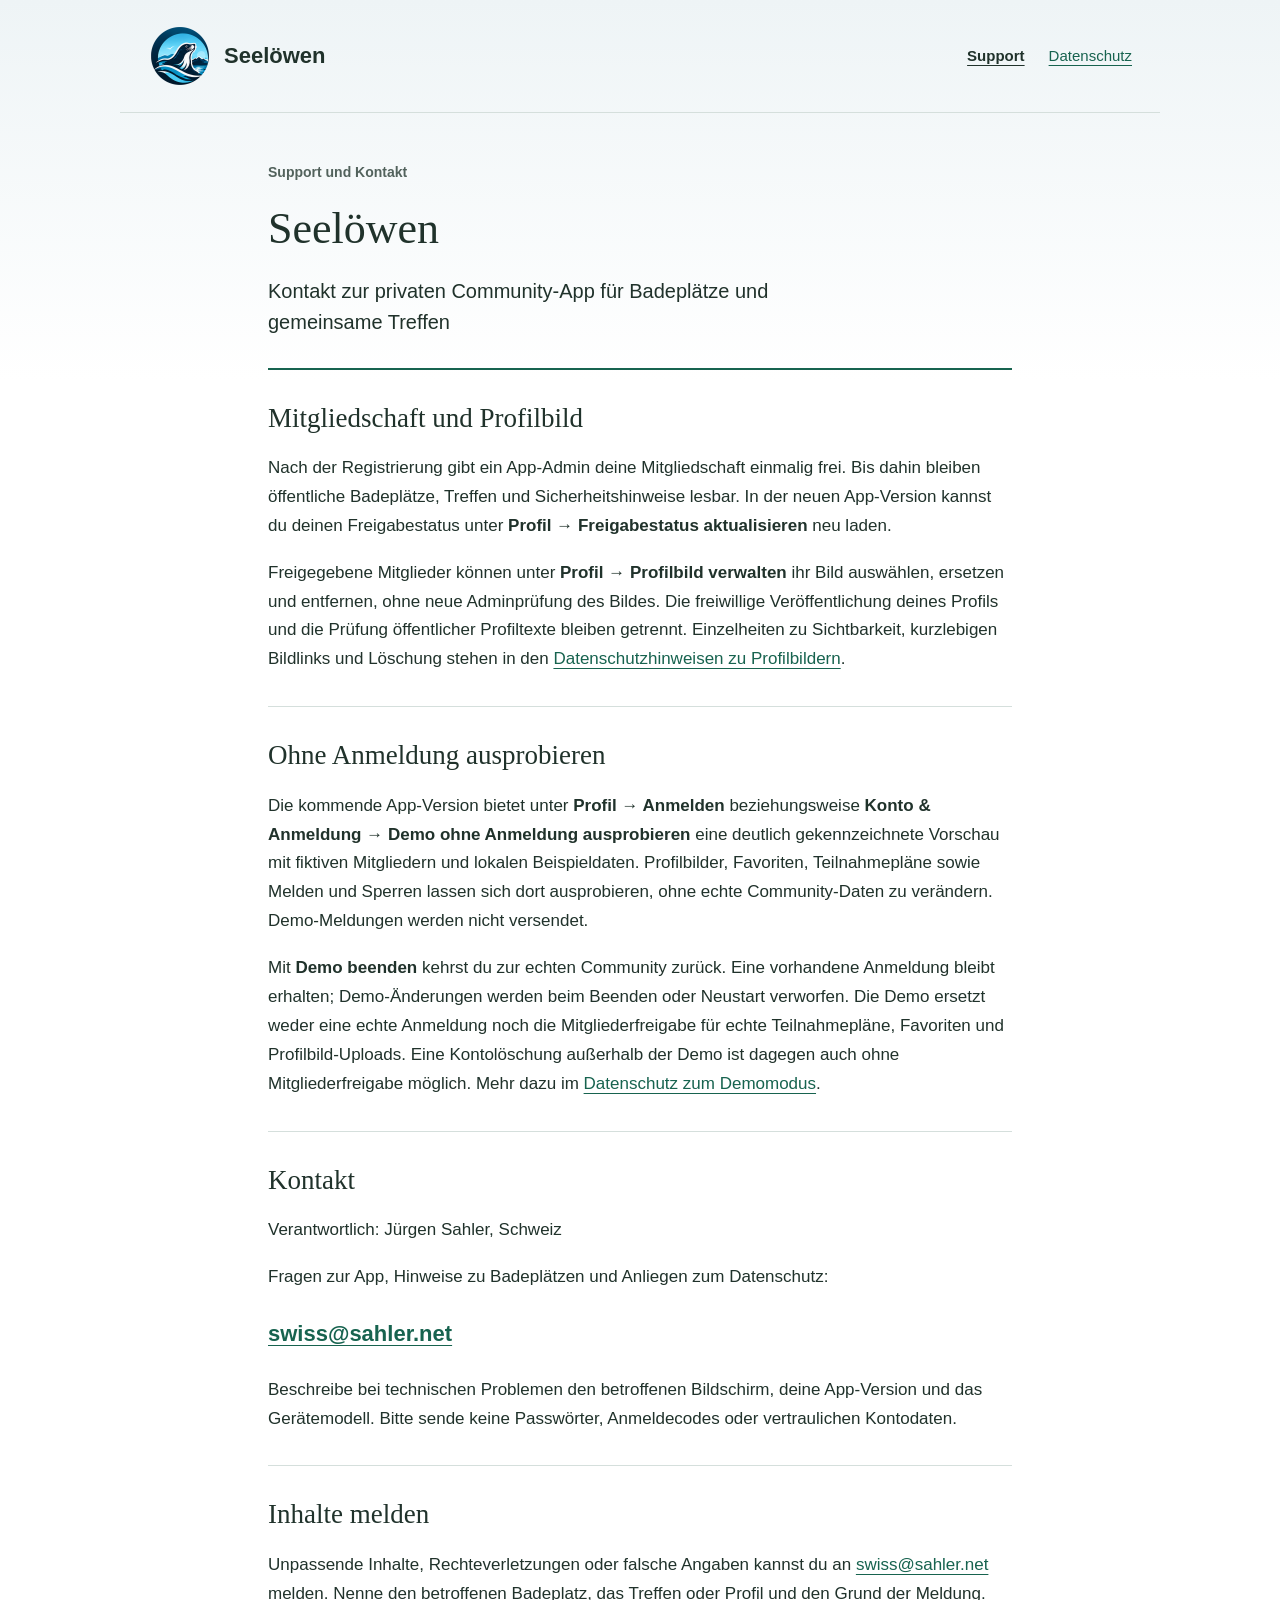
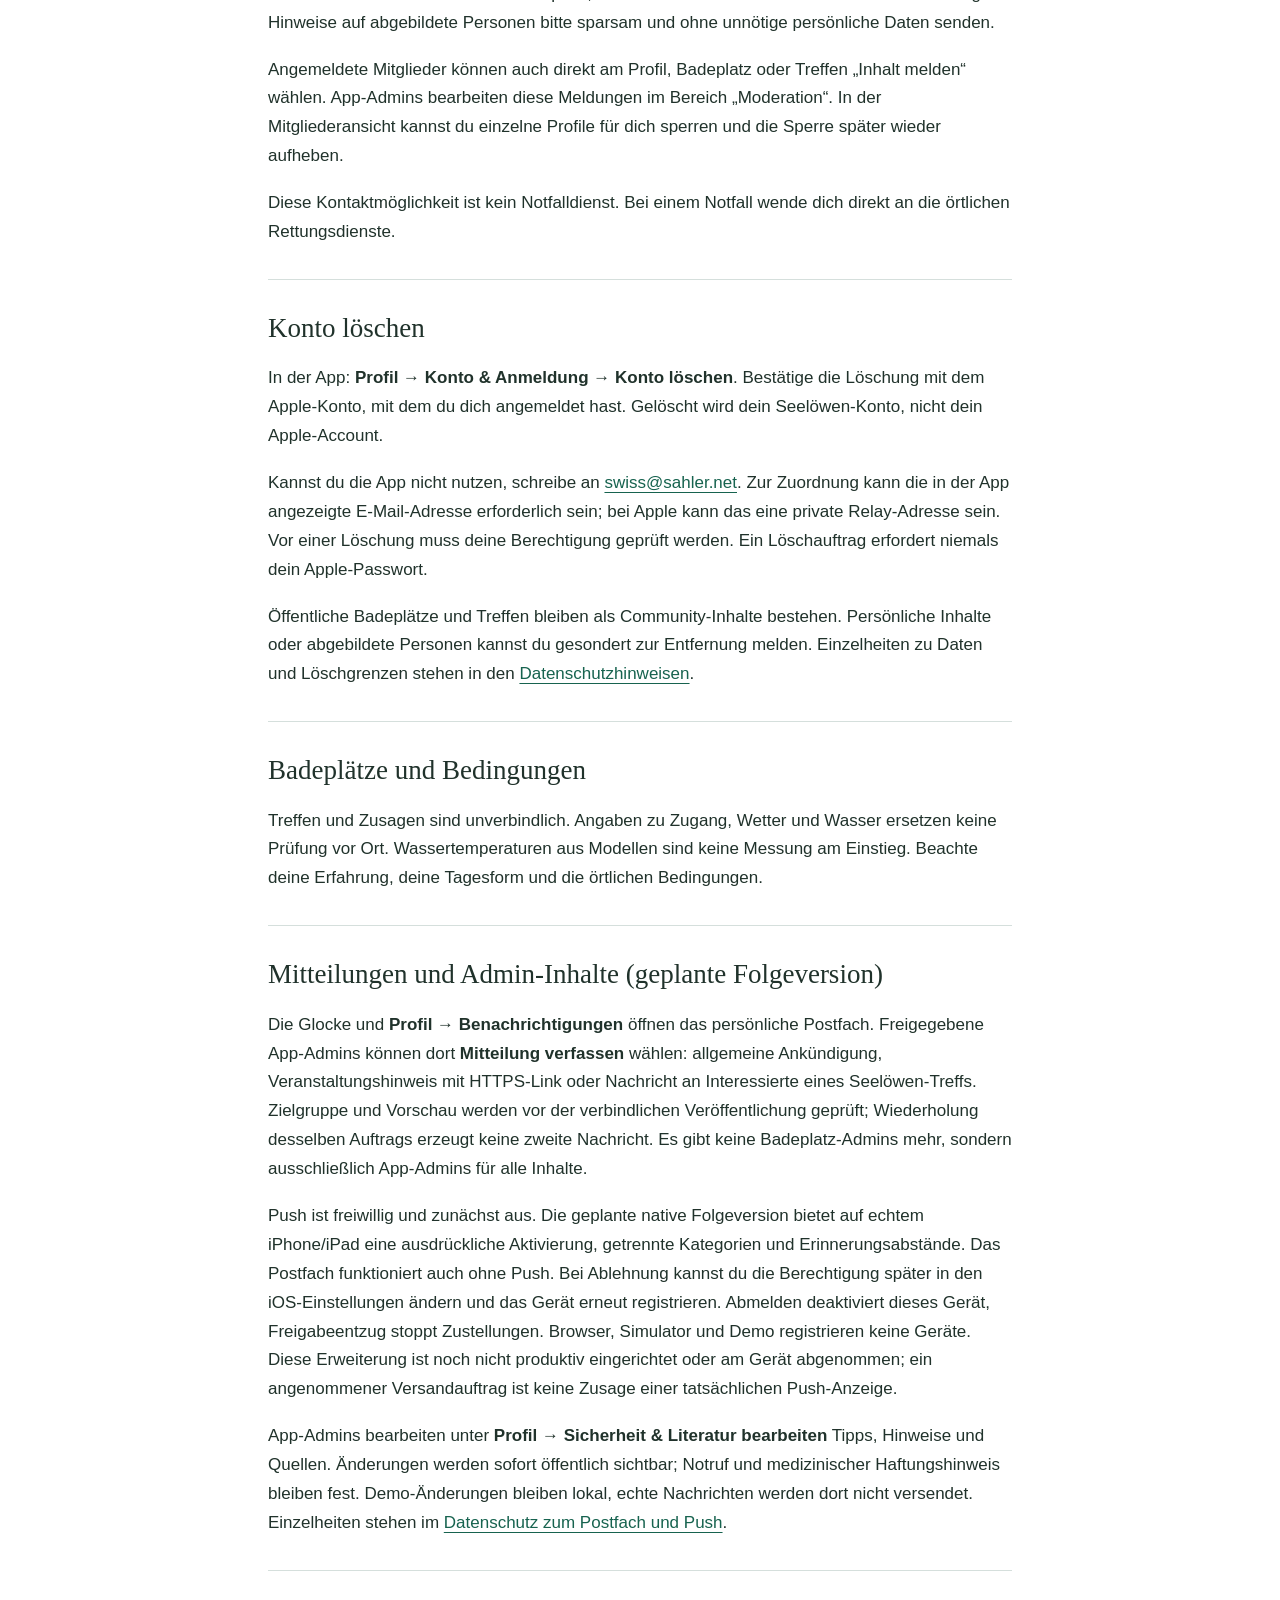
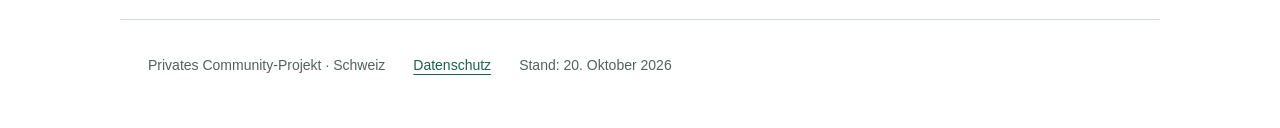
<file: index.html>
<!DOCTYPE html>
<html lang="de">
<head>
  <meta charset="utf-8" />
  <meta name="viewport" content="width=device-width, initial-scale=1" />
  <meta name="referrer" content="no-referrer" />
  <meta name="description" content="Support, Kontakt und Kontol&#246;schung f&#252;r die Seel&#246;wen-App." />
  <title>Seel&#246;wen | Support und Kontakt</title>
  <link rel="icon" type="image/png" href="logo.png" />
  <link rel="stylesheet" href="styles.css" />
</head>
<body>
  <a class="skip" href="#inhalt">Zum Inhalt</a>
  <header class="site-header">
    <a class="brand" href="./" aria-label="Seel&#246;wen Support"><img src="logo.png" width="64" height="64" alt="Seel&#246;wen-Logo" /><span>Seel&#246;wen</span></a>
    <nav aria-label="Seitennavigation"><a href="./" aria-current="page">Support</a><a href="datenschutz.html">Datenschutz</a></nav>
  </header>
  <main id="inhalt">
    <div class="intro"><p class="eyebrow">Support und Kontakt</p><h1>Seel&#246;wen</h1><p class="lead">Kontakt zur privaten Community-App f&#252;r Badepl&#228;tze und gemeinsame Treffen</p></div>
    <section aria-labelledby="mitgliedschaft"><h2 id="mitgliedschaft">Mitgliedschaft und Profilbild</h2><p>Nach der Registrierung gibt ein App-Admin deine Mitgliedschaft einmalig frei. Bis dahin bleiben &#246;ffentliche Badepl&#228;tze, Treffen und Sicherheitshinweise lesbar. In der neuen App-Version kannst du deinen Freigabestatus unter <strong>Profil &#8594; Freigabestatus aktualisieren</strong> neu laden.</p><p>Freigegebene Mitglieder k&#246;nnen unter <strong>Profil &#8594; Profilbild verwalten</strong> ihr Bild ausw&#228;hlen, ersetzen und entfernen, ohne neue Adminpr&#252;fung des Bildes. Die freiwillige Ver&#246;ffentlichung deines Profils und die Pr&#252;fung &#246;ffentlicher Profiltexte bleiben getrennt. Einzelheiten zu Sichtbarkeit, kurzlebigen Bildlinks und L&#246;schung stehen in den <a href="datenschutz.html#profilbilder">Datenschutzhinweisen zu Profilbildern</a>.</p></section>
    <section aria-labelledby="demo"><h2 id="demo">Ohne Anmeldung ausprobieren</h2><p>Die kommende App-Version bietet unter <strong>Profil &#8594; Anmelden</strong> beziehungsweise <strong>Konto &amp; Anmeldung &#8594; Demo ohne Anmeldung ausprobieren</strong> eine deutlich gekennzeichnete Vorschau mit fiktiven Mitgliedern und lokalen Beispieldaten. Profilbilder, Favoriten, Teilnahmepl&#228;ne sowie Melden und Sperren lassen sich dort ausprobieren, ohne echte Community-Daten zu ver&#228;ndern. Demo-Meldungen werden nicht versendet.</p><p>Mit <strong>Demo beenden</strong> kehrst du zur echten Community zur&#252;ck. Eine vorhandene Anmeldung bleibt erhalten; Demo-&#196;nderungen werden beim Beenden oder Neustart verworfen. Die Demo ersetzt weder eine echte Anmeldung noch die Mitgliederfreigabe f&#252;r echte Teilnahmepl&#228;ne, Favoriten und Profilbild-Uploads. Eine Kontol&#246;schung au&#223;erhalb der Demo ist dagegen auch ohne Mitgliederfreigabe m&#246;glich. Mehr dazu im <a href="datenschutz.html#demo">Datenschutz zum Demomodus</a>.</p></section>
    <section aria-labelledby="kontakt"><h2 id="kontakt">Kontakt</h2><p>Verantwortlich: J&#252;rgen Sahler, Schweiz</p><p>Fragen zur App, Hinweise zu Badepl&#228;tzen und Anliegen zum Datenschutz:</p><p><a class="contact" href="mailto:swiss@sahler.net">swiss@sahler.net</a></p><p>Beschreibe bei technischen Problemen den betroffenen Bildschirm, deine App-Version und das Ger&#228;temodell. Bitte sende keine Passw&#246;rter, Anmeldecodes oder vertraulichen Kontodaten.</p></section>
    <section aria-labelledby="inhalte"><h2 id="inhalte">Inhalte melden</h2><p>Unpassende Inhalte, Rechteverletzungen oder falsche Angaben kannst du an <a href="mailto:swiss@sahler.net?subject=Seel%C3%B6wen%3A%20Inhalt%20melden">swiss@sahler.net</a> melden. Nenne den betroffenen Badeplatz, das Treffen oder Profil und den Grund der Meldung. Hinweise auf abgebildete Personen bitte sparsam und ohne unn&#246;tige pers&#246;nliche Daten senden.</p><p>Angemeldete Mitglieder k&#246;nnen auch direkt am Profil, Badeplatz oder Treffen &#8222;Inhalt melden&#8220; w&#228;hlen. App-Admins bearbeiten diese Meldungen im Bereich &#8222;Moderation&#8220;. In der Mitgliederansicht kannst du einzelne Profile f&#252;r dich sperren und die Sperre sp&#228;ter wieder aufheben.</p><p>Diese Kontaktm&#246;glichkeit ist kein Notfalldienst. Bei einem Notfall wende dich direkt an die &#246;rtlichen Rettungsdienste.</p></section>
    <section aria-labelledby="konto"><h2 id="konto">Konto l&#246;schen</h2><p>In der App: <strong>Profil &#8594; Konto &amp; Anmeldung &#8594; Konto l&#246;schen</strong>. Best&#228;tige die L&#246;schung mit dem Apple-Konto, mit dem du dich angemeldet hast. Gel&#246;scht wird dein Seel&#246;wen-Konto, nicht dein Apple-Account.</p><p>Kannst du die App nicht nutzen, schreibe an <a href="mailto:swiss@sahler.net?subject=Seel%C3%B6wen%3A%20Kontol%C3%B6schung">swiss@sahler.net</a>. Zur Zuordnung kann die in der App angezeigte E-Mail-Adresse erforderlich sein; bei Apple kann das eine private Relay-Adresse sein. Vor einer L&#246;schung muss deine Berechtigung gepr&#252;ft werden. Ein L&#246;schauftrag erfordert niemals dein Apple-Passwort.</p><p>&#214;ffentliche Badepl&#228;tze und Treffen bleiben als Community-Inhalte bestehen. Pers&#246;nliche Inhalte oder abgebildete Personen kannst du gesondert zur Entfernung melden. Einzelheiten zu Daten und L&#246;schgrenzen stehen in den <a href="datenschutz.html#speicherung">Datenschutzhinweisen</a>.</p></section>
    <section aria-labelledby="hinweise"><h2 id="hinweise">Badepl&#228;tze und Bedingungen</h2><p>Treffen und Zusagen sind unverbindlich. Angaben zu Zugang, Wetter und Wasser ersetzen keine Pr&#252;fung vor Ort. Wassertemperaturen aus Modellen sind keine Messung am Einstieg. Beachte deine Erfahrung, deine Tagesform und die &#246;rtlichen Bedingungen.</p></section>
    <section aria-labelledby="mitteilungen"><h2 id="mitteilungen">Mitteilungen und Admin-Inhalte (geplante Folgeversion)</h2><p>Die Glocke und <strong>Profil &#8594; Benachrichtigungen</strong> &#246;ffnen das pers&#246;nliche Postfach. Freigegebene App-Admins k&#246;nnen dort <strong>Mitteilung verfassen</strong> w&#228;hlen: allgemeine Ank&#252;ndigung, Veranstaltungshinweis mit HTTPS-Link oder Nachricht an Interessierte eines Seel&#246;wen-Treffs. Zielgruppe und Vorschau werden vor der verbindlichen Ver&#246;ffentlichung gepr&#252;ft; Wiederholung desselben Auftrags erzeugt keine zweite Nachricht. Es gibt keine Badeplatz-Admins mehr, sondern ausschlie&#223;lich App-Admins f&#252;r alle Inhalte.</p><p>Push ist freiwillig und zun&#228;chst aus. Die geplante native Folgeversion bietet auf echtem iPhone/iPad eine ausdr&#252;ckliche Aktivierung, getrennte Kategorien und Erinnerungsabst&#228;nde. Das Postfach funktioniert auch ohne Push. Bei Ablehnung kannst du die Berechtigung sp&#228;ter in den iOS-Einstellungen &#228;ndern und das Ger&#228;t erneut registrieren. Abmelden deaktiviert dieses Ger&#228;t, Freigabeentzug stoppt Zustellungen. Browser, Simulator und Demo registrieren keine Ger&#228;te. Diese Erweiterung ist noch nicht produktiv eingerichtet oder am Ger&#228;t abgenommen; ein angenommener Versandauftrag ist keine Zusage einer tats&#228;chlichen Push-Anzeige.</p><p>App-Admins bearbeiten unter <strong>Profil &#8594; Sicherheit &amp; Literatur bearbeiten</strong> Tipps, Hinweise und Quellen. &#196;nderungen werden sofort &#246;ffentlich sichtbar; Notruf und medizinischer Haftungshinweis bleiben fest. Demo-&#196;nderungen bleiben lokal, echte Nachrichten werden dort nicht versendet. Einzelheiten stehen im <a href="datenschutz.html#mitteilungen">Datenschutz zum Postfach und Push</a>.</p></section>
  </main>
  <footer><span>Privates Community-Projekt &#183; Schweiz</span><a href="datenschutz.html">Datenschutz</a><span>Stand: 20. Oktober 2026</span></footer>
</body>
</html>
</file>
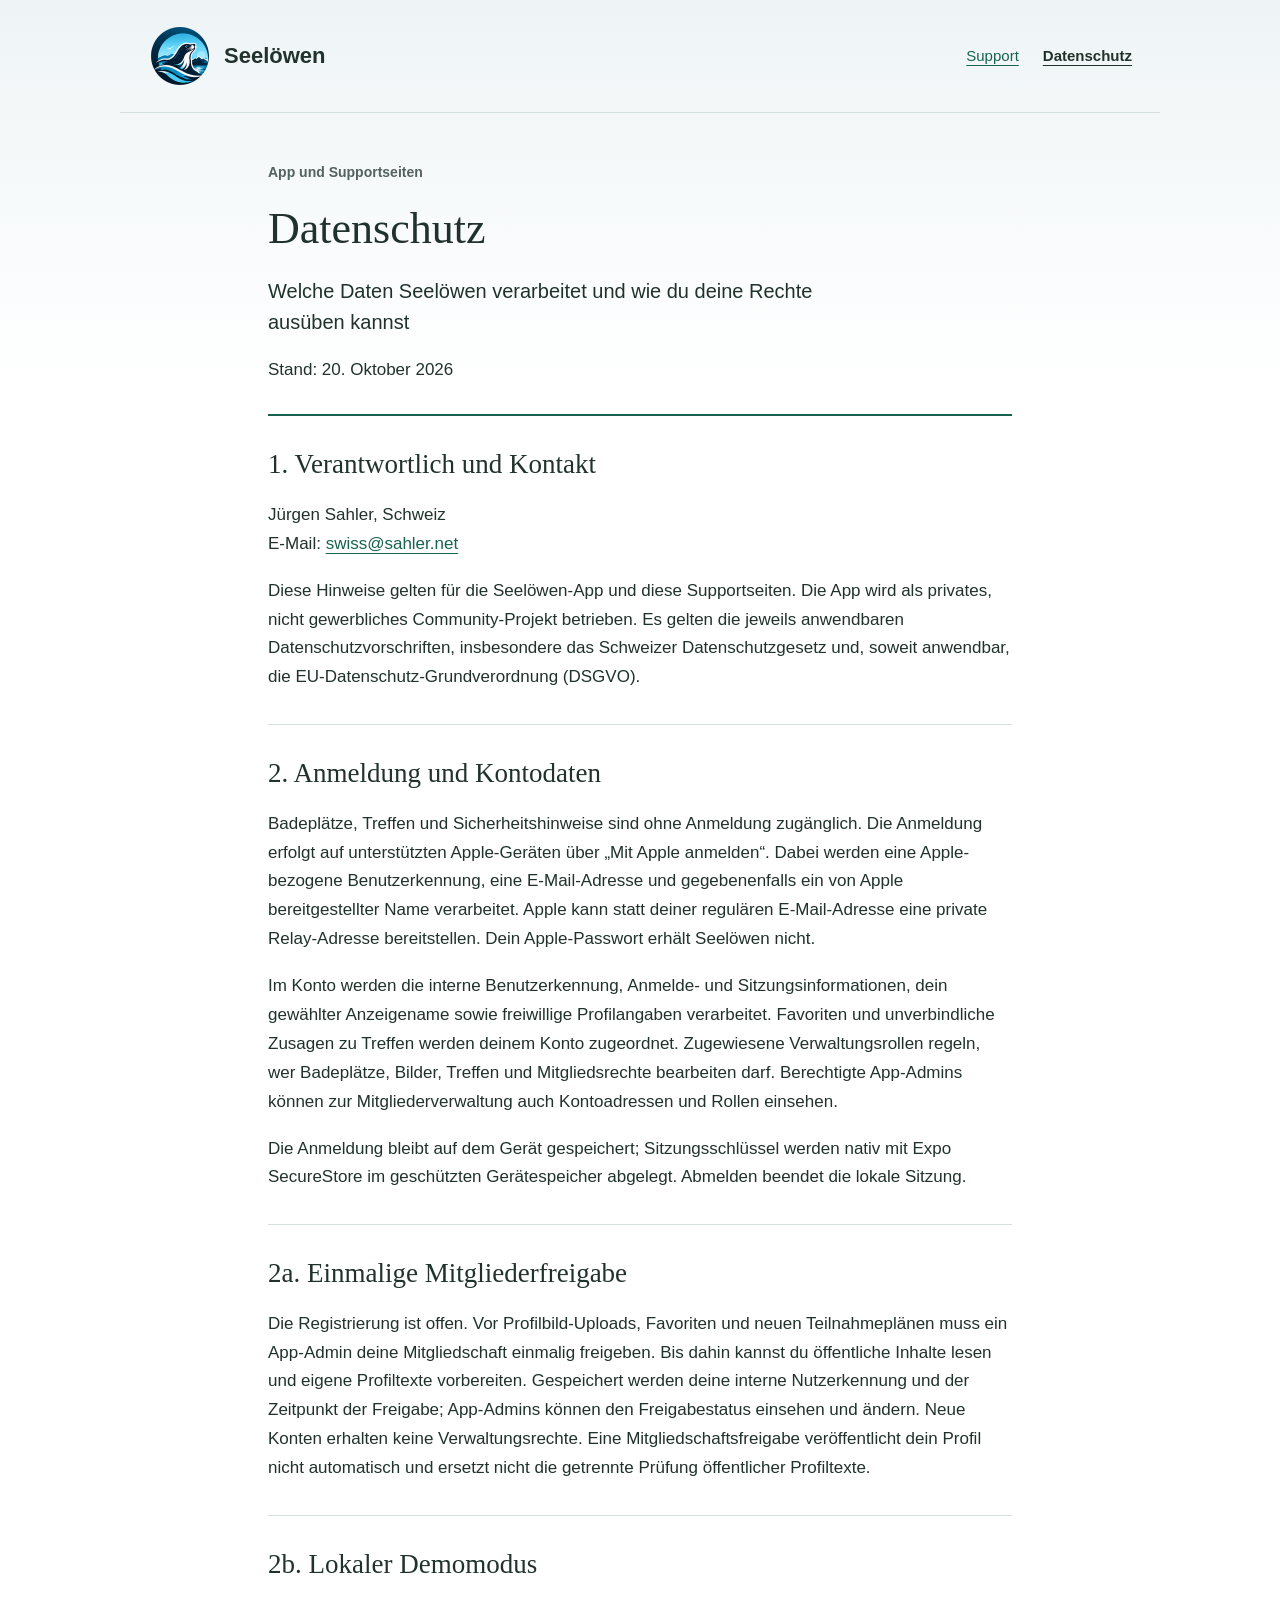
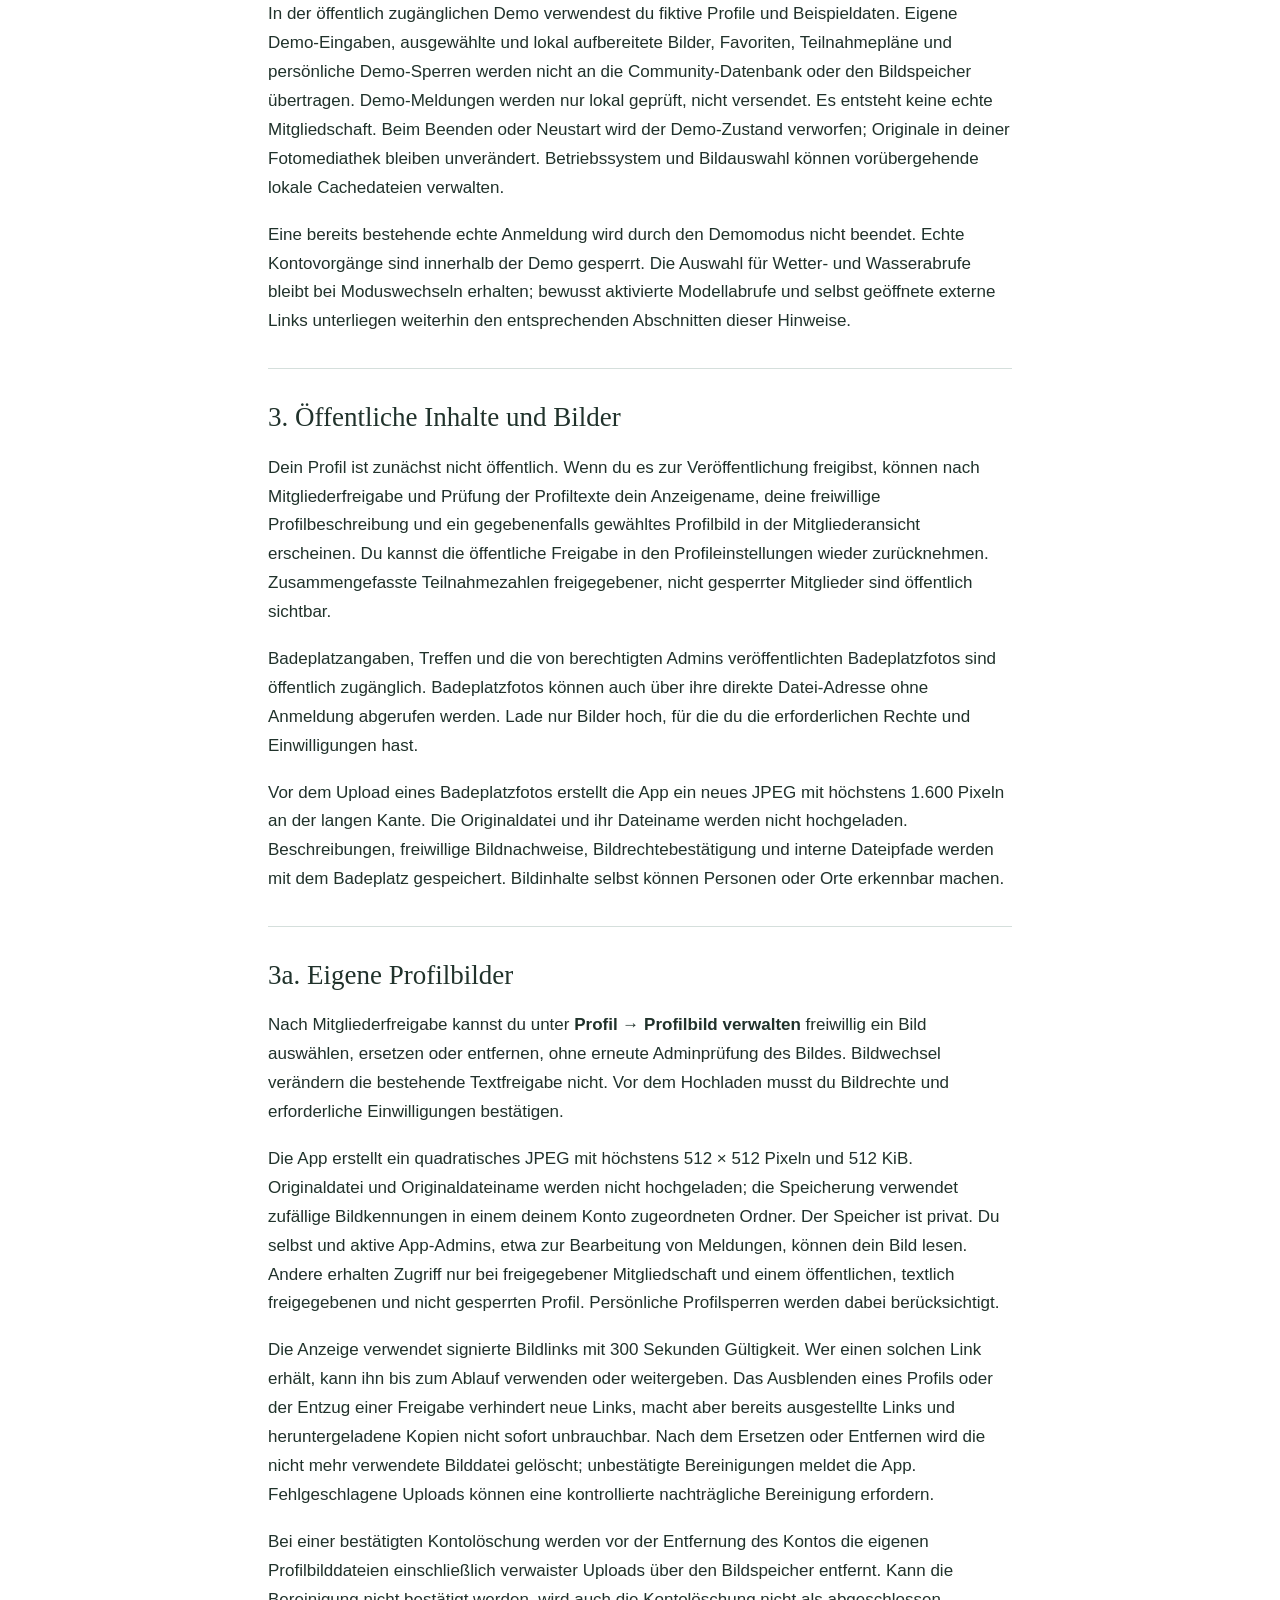
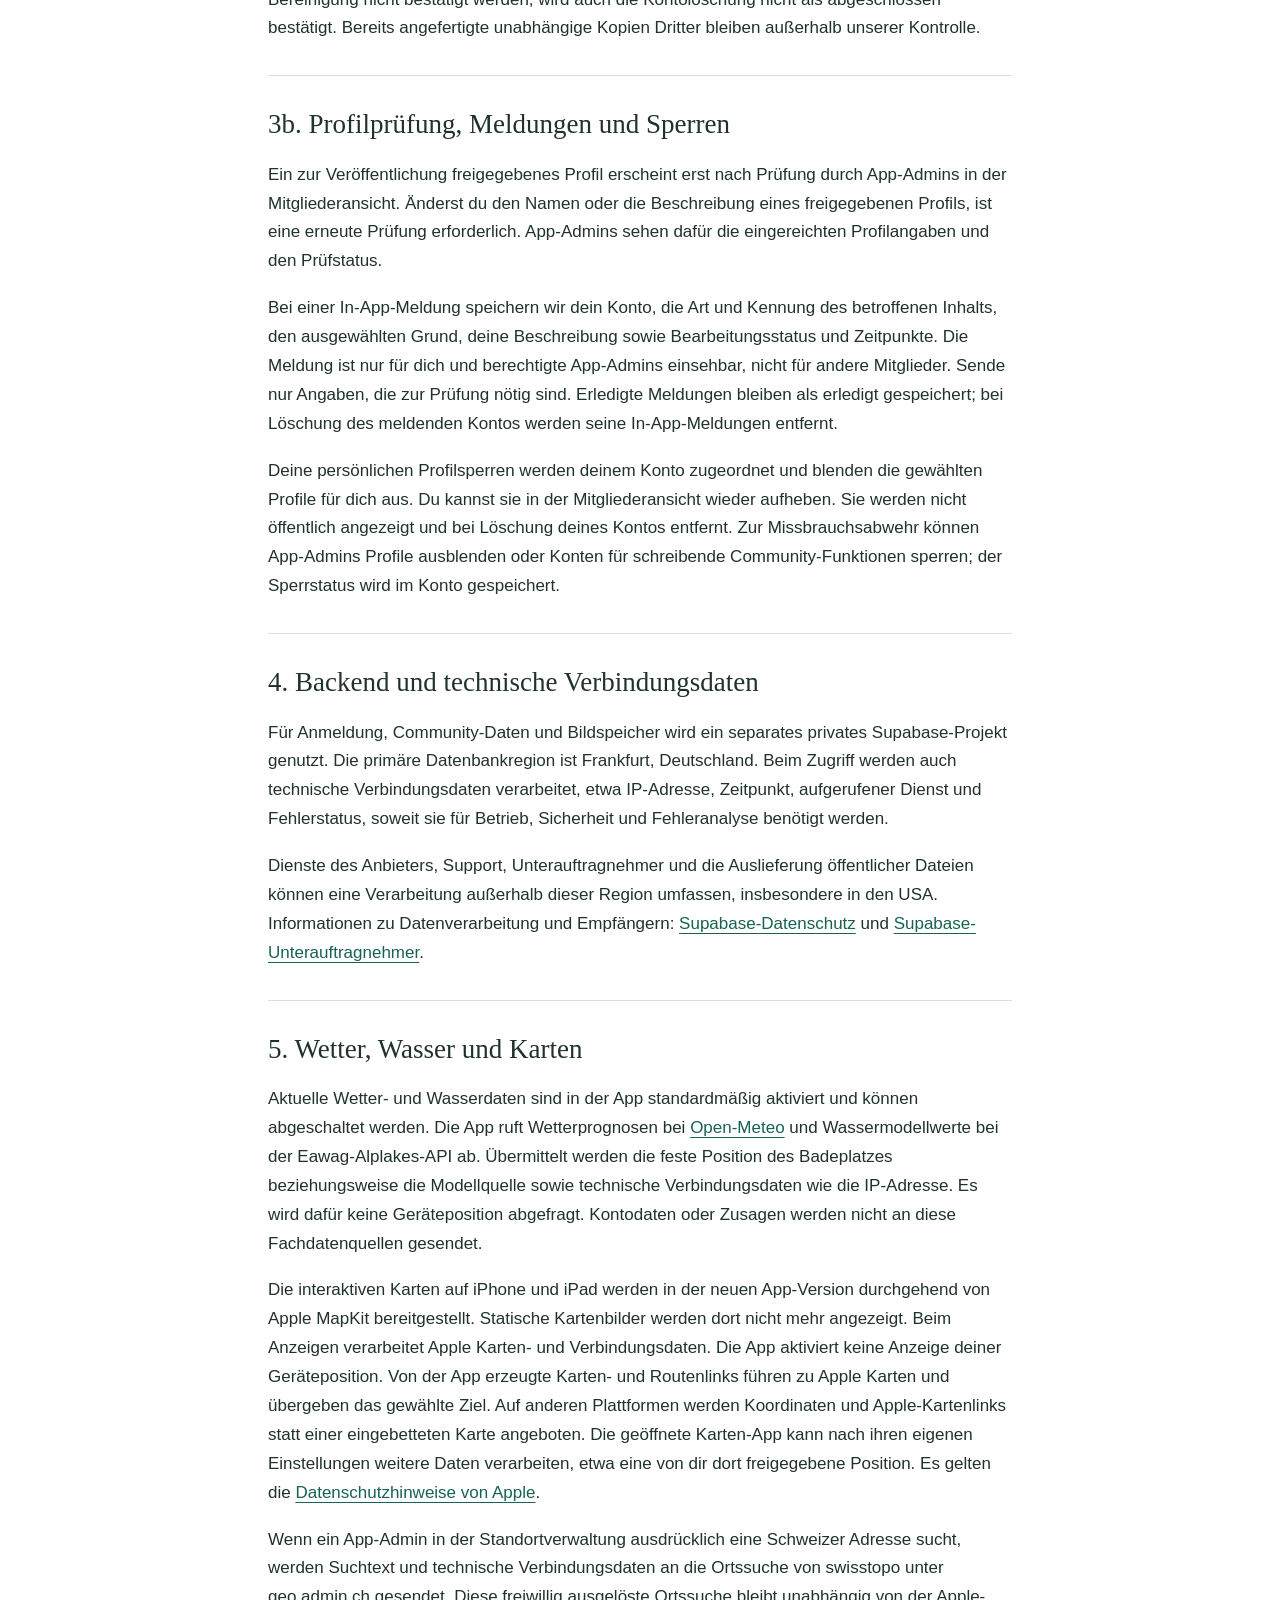
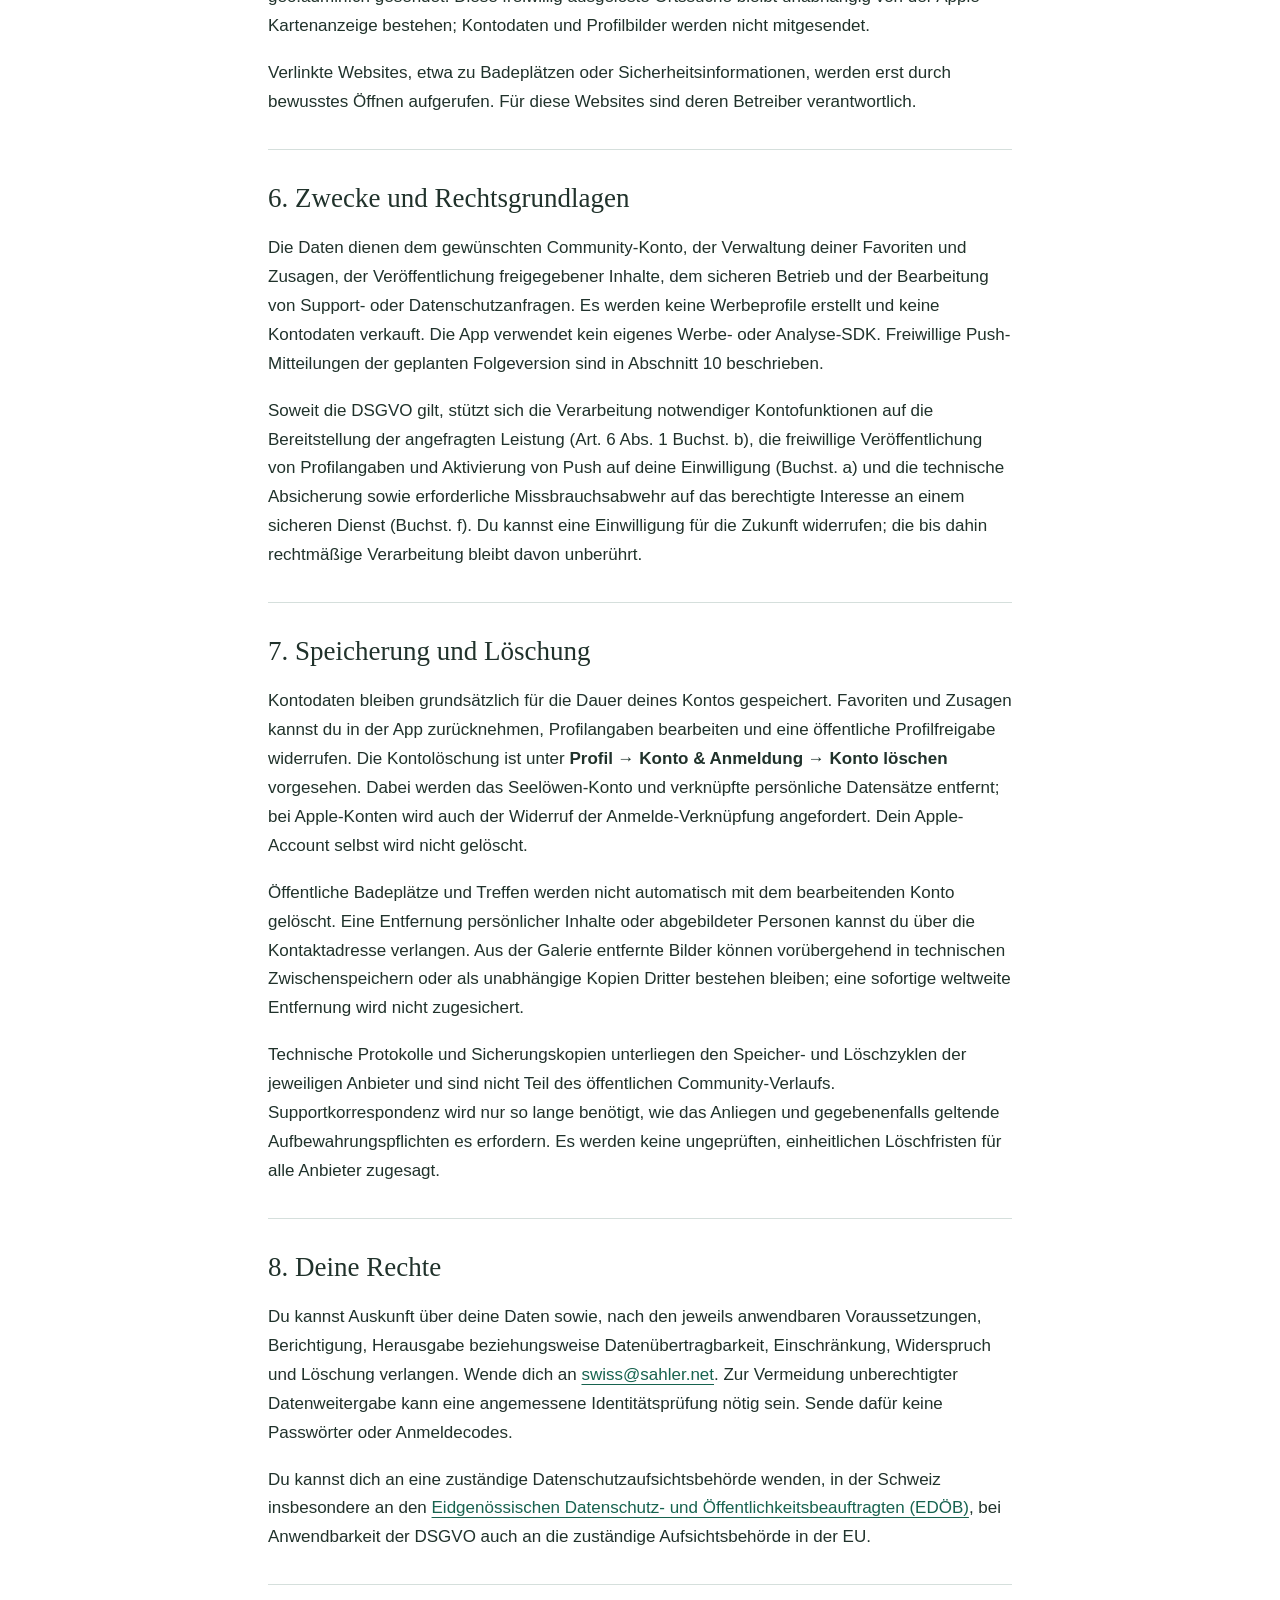
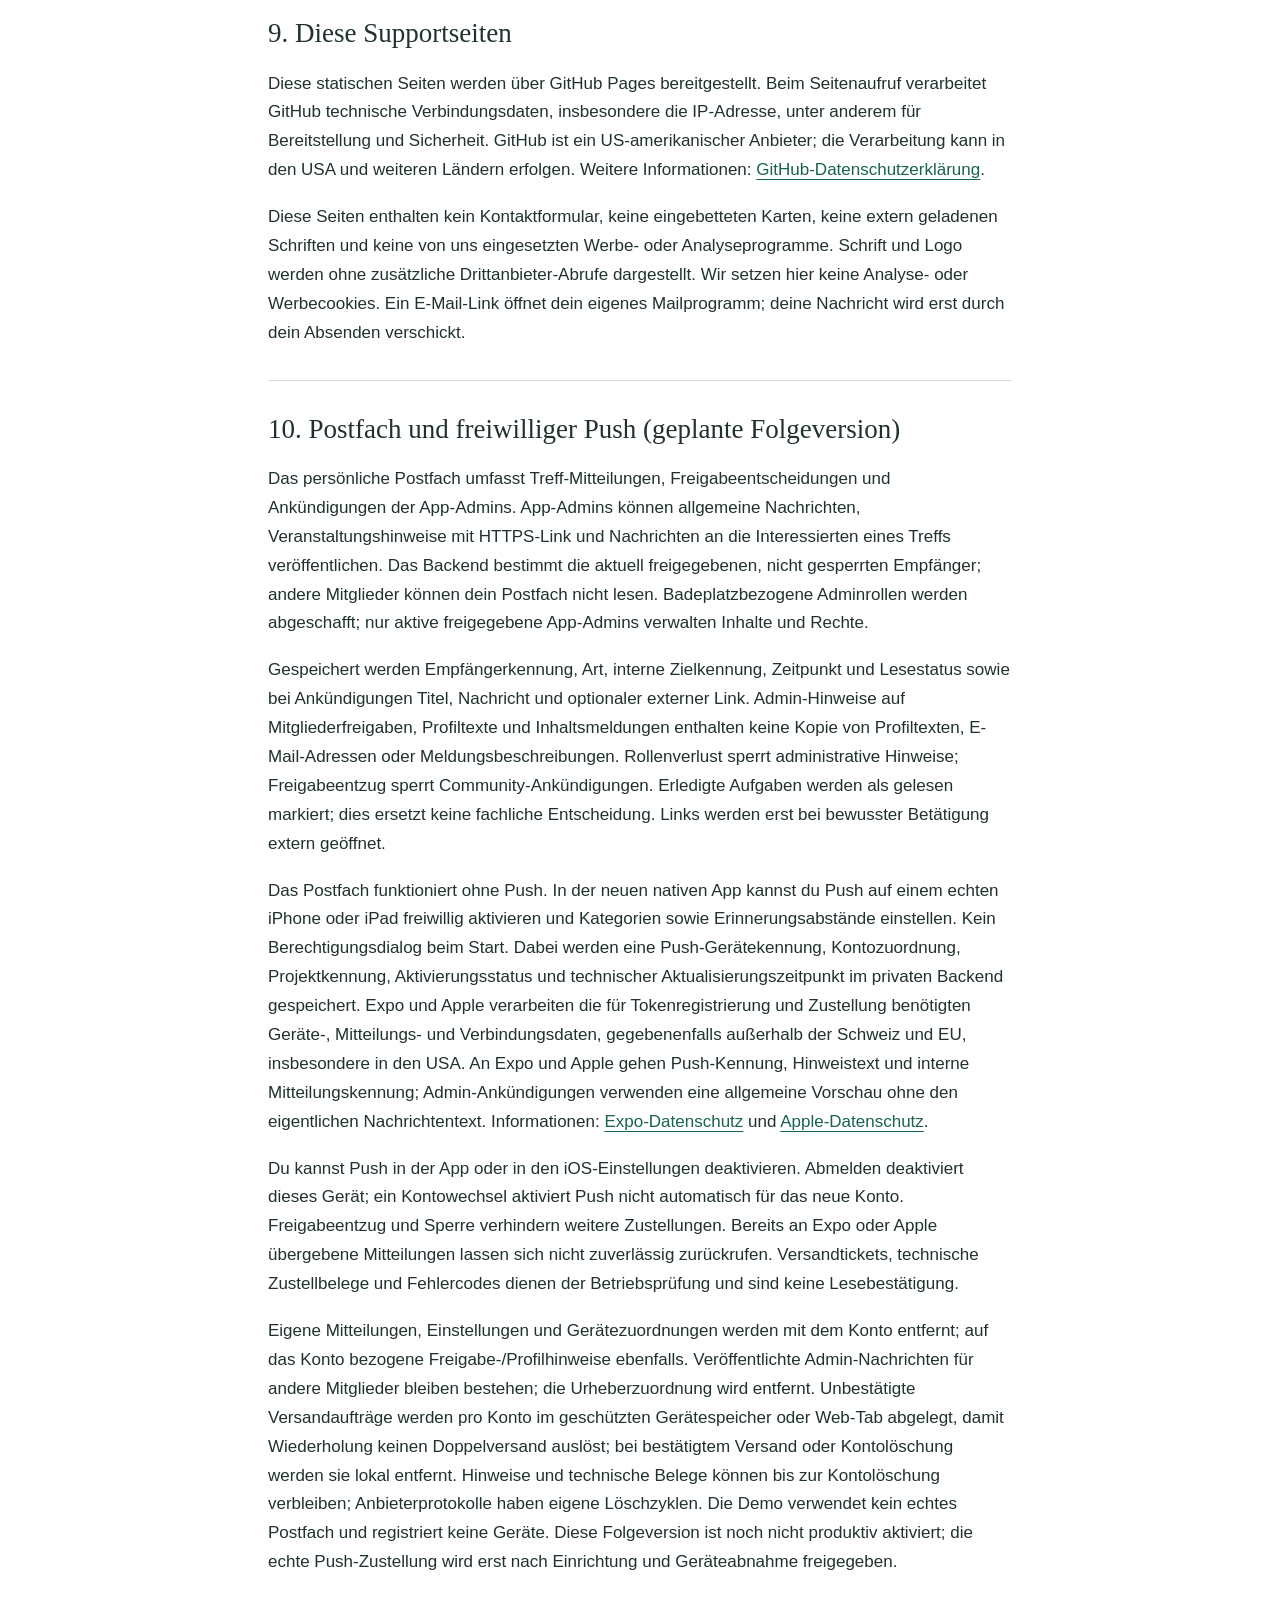
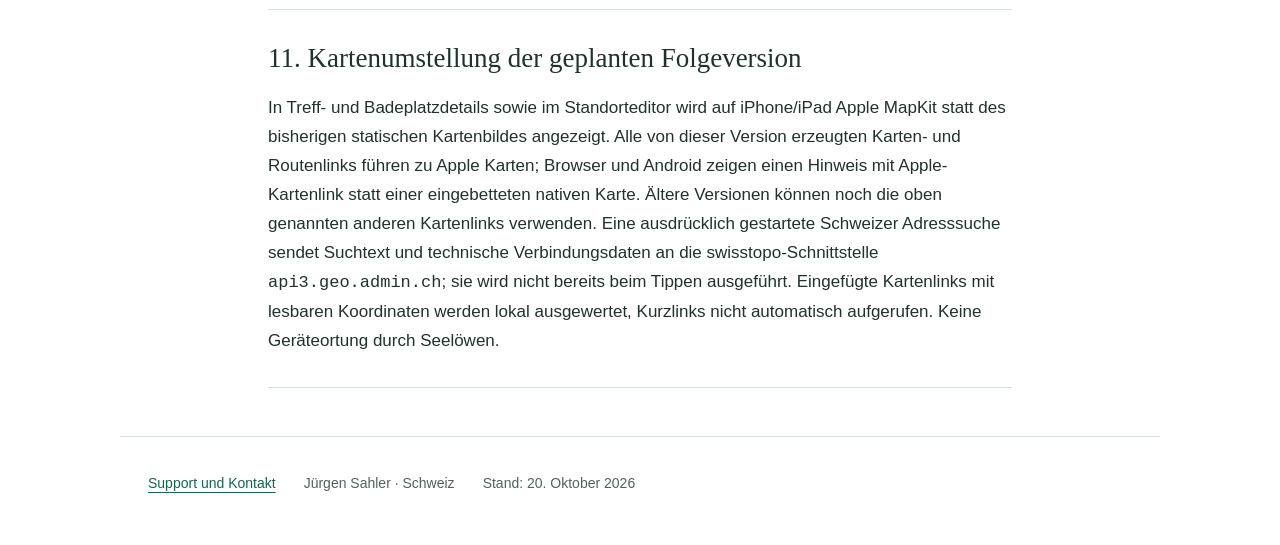
<file: datenschutz.html>
<!DOCTYPE html>
<html lang="de">
<head>
  <meta charset="utf-8" />
  <meta name="viewport" content="width=device-width, initial-scale=1" />
  <meta name="referrer" content="no-referrer" />
  <meta name="description" content="Datenschutzhinweise f&#252;r die Seel&#246;wen-App und ihre Supportseiten." />
  <title>Seel&#246;wen | Datenschutz</title>
  <link rel="icon" type="image/png" href="logo.png" />
  <link rel="stylesheet" href="styles.css" />
</head>
<body>
  <a class="skip" href="#inhalt">Zum Inhalt</a>
  <header class="site-header">
    <a class="brand" href="./" aria-label="Seel&#246;wen Support"><img src="logo.png" width="64" height="64" alt="Seel&#246;wen-Logo" /><span>Seel&#246;wen</span></a>
    <nav aria-label="Seitennavigation"><a href="./">Support</a><a href="datenschutz.html" aria-current="page">Datenschutz</a></nav>
  </header>
  <main id="inhalt">
    <div class="intro"><p class="eyebrow">App und Supportseiten</p><h1>Datenschutz</h1><p class="lead">Welche Daten Seel&#246;wen verarbeitet und wie du deine Rechte aus&#252;ben kannst</p><p>Stand: 20. Oktober 2026</p></div>
    <section aria-labelledby="verantwortlich"><h2 id="verantwortlich">1. Verantwortlich und Kontakt</h2><p>J&#252;rgen Sahler, Schweiz<br />E-Mail: <a href="mailto:swiss@sahler.net">swiss@sahler.net</a></p><p>Diese Hinweise gelten f&#252;r die Seel&#246;wen-App und diese Supportseiten. Die App wird als privates, nicht gewerbliches Community-Projekt betrieben. Es gelten die jeweils anwendbaren Datenschutzvorschriften, insbesondere das Schweizer Datenschutzgesetz und, soweit anwendbar, die EU-Datenschutz-Grundverordnung (DSGVO).</p></section>
    <section aria-labelledby="konto"><h2 id="konto">2. Anmeldung und Kontodaten</h2><p>Badepl&#228;tze, Treffen und Sicherheitshinweise sind ohne Anmeldung zug&#228;nglich. Die Anmeldung erfolgt auf unterst&#252;tzten Apple-Ger&#228;ten &#252;ber &#8222;Mit Apple anmelden&#8220;. Dabei werden eine Apple-bezogene Benutzerkennung, eine E-Mail-Adresse und gegebenenfalls ein von Apple bereitgestellter Name verarbeitet. Apple kann statt deiner regul&#228;ren E-Mail-Adresse eine private Relay-Adresse bereitstellen. Dein Apple-Passwort erh&#228;lt Seel&#246;wen nicht.</p><p>Im Konto werden die interne Benutzerkennung, Anmelde- und Sitzungsinformationen, dein gew&#228;hlter Anzeigename sowie freiwillige Profilangaben verarbeitet. Favoriten und unverbindliche Zusagen zu Treffen werden deinem Konto zugeordnet. Zugewiesene Verwaltungsrollen regeln, wer Badepl&#228;tze, Bilder, Treffen und Mitgliedsrechte bearbeiten darf. Berechtigte App-Admins k&#246;nnen zur Mitgliederverwaltung auch Kontoadressen und Rollen einsehen.</p><p>Die Anmeldung bleibt auf dem Ger&#228;t gespeichert; Sitzungsschl&#252;ssel werden nativ mit Expo SecureStore im gesch&#252;tzten Ger&#228;tespeicher abgelegt. Abmelden beendet die lokale Sitzung.</p></section>
    <section aria-labelledby="mitgliedschaft"><h2 id="mitgliedschaft">2a. Einmalige Mitgliederfreigabe</h2><p>Die Registrierung ist offen. Vor Profilbild-Uploads, Favoriten und neuen Teilnahmepl&#228;nen muss ein App-Admin deine Mitgliedschaft einmalig freigeben. Bis dahin kannst du &#246;ffentliche Inhalte lesen und eigene Profiltexte vorbereiten. Gespeichert werden deine interne Nutzerkennung und der Zeitpunkt der Freigabe; App-Admins k&#246;nnen den Freigabestatus einsehen und &#228;ndern. Neue Konten erhalten keine Verwaltungsrechte. Eine Mitgliedschaftsfreigabe ver&#246;ffentlicht dein Profil nicht automatisch und ersetzt nicht die getrennte Pr&#252;fung &#246;ffentlicher Profiltexte.</p></section>
    <section aria-labelledby="demo"><h2 id="demo">2b. Lokaler Demomodus</h2><p>In der &#246;ffentlich zug&#228;nglichen Demo verwendest du fiktive Profile und Beispieldaten. Eigene Demo-Eingaben, ausgew&#228;hlte und lokal aufbereitete Bilder, Favoriten, Teilnahmepl&#228;ne und pers&#246;nliche Demo-Sperren werden nicht an die Community-Datenbank oder den Bildspeicher &#252;bertragen. Demo-Meldungen werden nur lokal gepr&#252;ft, nicht versendet. Es entsteht keine echte Mitgliedschaft. Beim Beenden oder Neustart wird der Demo-Zustand verworfen; Originale in deiner Fotomediathek bleiben unver&#228;ndert. Betriebssystem und Bildauswahl k&#246;nnen vor&#252;bergehende lokale Cachedateien verwalten.</p><p>Eine bereits bestehende echte Anmeldung wird durch den Demomodus nicht beendet. Echte Kontovorg&#228;nge sind innerhalb der Demo gesperrt. Die Auswahl f&#252;r Wetter- und Wasserabrufe bleibt bei Moduswechseln erhalten; bewusst aktivierte Modellabrufe und selbst ge&#246;ffnete externe Links unterliegen weiterhin den entsprechenden Abschnitten dieser Hinweise.</p></section>
    <section aria-labelledby="oeffentlich"><h2 id="oeffentlich">3. &#214;ffentliche Inhalte und Bilder</h2><p>Dein Profil ist zun&#228;chst nicht &#246;ffentlich. Wenn du es zur Ver&#246;ffentlichung freigibst, k&#246;nnen nach Mitgliederfreigabe und Pr&#252;fung der Profiltexte dein Anzeigename, deine freiwillige Profilbeschreibung und ein gegebenenfalls gew&#228;hltes Profilbild in der Mitgliederansicht erscheinen. Du kannst die &#246;ffentliche Freigabe in den Profileinstellungen wieder zur&#252;cknehmen. Zusammengefasste Teilnahmezahlen freigegebener, nicht gesperrter Mitglieder sind &#246;ffentlich sichtbar.</p><p>Badeplatzangaben, Treffen und die von berechtigten Admins ver&#246;ffentlichten Badeplatzfotos sind &#246;ffentlich zug&#228;nglich. Badeplatzfotos k&#246;nnen auch &#252;ber ihre direkte Datei-Adresse ohne Anmeldung abgerufen werden. Lade nur Bilder hoch, f&#252;r die du die erforderlichen Rechte und Einwilligungen hast.</p><p>Vor dem Upload eines Badeplatzfotos erstellt die App ein neues JPEG mit h&#246;chstens 1.600 Pixeln an der langen Kante. Die Originaldatei und ihr Dateiname werden nicht hochgeladen. Beschreibungen, freiwillige Bildnachweise, Bildrechtebest&#228;tigung und interne Dateipfade werden mit dem Badeplatz gespeichert. Bildinhalte selbst k&#246;nnen Personen oder Orte erkennbar machen.</p></section>
    <section aria-labelledby="profilbilder"><h2 id="profilbilder">3a. Eigene Profilbilder</h2><p>Nach Mitgliederfreigabe kannst du unter <strong>Profil &#8594; Profilbild verwalten</strong> freiwillig ein Bild ausw&#228;hlen, ersetzen oder entfernen, ohne erneute Adminpr&#252;fung des Bildes. Bildwechsel ver&#228;ndern die bestehende Textfreigabe nicht. Vor dem Hochladen musst du Bildrechte und erforderliche Einwilligungen best&#228;tigen.</p><p>Die App erstellt ein quadratisches JPEG mit h&#246;chstens 512 &#215; 512 Pixeln und 512 KiB. Originaldatei und Originaldateiname werden nicht hochgeladen; die Speicherung verwendet zuf&#228;llige Bildkennungen in einem deinem Konto zugeordneten Ordner. Der Speicher ist privat. Du selbst und aktive App-Admins, etwa zur Bearbeitung von Meldungen, k&#246;nnen dein Bild lesen. Andere erhalten Zugriff nur bei freigegebener Mitgliedschaft und einem &#246;ffentlichen, textlich freigegebenen und nicht gesperrten Profil. Pers&#246;nliche Profilsperren werden dabei ber&#252;cksichtigt.</p><p>Die Anzeige verwendet signierte Bildlinks mit 300 Sekunden G&#252;ltigkeit. Wer einen solchen Link erh&#228;lt, kann ihn bis zum Ablauf verwenden oder weitergeben. Das Ausblenden eines Profils oder der Entzug einer Freigabe verhindert neue Links, macht aber bereits ausgestellte Links und heruntergeladene Kopien nicht sofort unbrauchbar. Nach dem Ersetzen oder Entfernen wird die nicht mehr verwendete Bilddatei gel&#246;scht; unbest&#228;tigte Bereinigungen meldet die App. Fehlgeschlagene Uploads k&#246;nnen eine kontrollierte nachtr&#228;gliche Bereinigung erfordern.</p><p>Bei einer best&#228;tigten Kontol&#246;schung werden vor der Entfernung des Kontos die eigenen Profilbilddateien einschlie&#223;lich verwaister Uploads &#252;ber den Bildspeicher entfernt. Kann die Bereinigung nicht best&#228;tigt werden, wird auch die Kontol&#246;schung nicht als abgeschlossen best&#228;tigt. Bereits angefertigte unabh&#228;ngige Kopien Dritter bleiben au&#223;erhalb unserer Kontrolle.</p></section>
    <section aria-labelledby="moderation"><h2 id="moderation">3b. Profilpr&#252;fung, Meldungen und Sperren</h2><p>Ein zur Ver&#246;ffentlichung freigegebenes Profil erscheint erst nach Pr&#252;fung durch App-Admins in der Mitgliederansicht. &#196;nderst du den Namen oder die Beschreibung eines freigegebenen Profils, ist eine erneute Pr&#252;fung erforderlich. App-Admins sehen daf&#252;r die eingereichten Profilangaben und den Pr&#252;fstatus.</p><p>Bei einer In-App-Meldung speichern wir dein Konto, die Art und Kennung des betroffenen Inhalts, den ausgew&#228;hlten Grund, deine Beschreibung sowie Bearbeitungsstatus und Zeitpunkte. Die Meldung ist nur f&#252;r dich und berechtigte App-Admins einsehbar, nicht f&#252;r andere Mitglieder. Sende nur Angaben, die zur Pr&#252;fung n&#246;tig sind. Erledigte Meldungen bleiben als erledigt gespeichert; bei L&#246;schung des meldenden Kontos werden seine In-App-Meldungen entfernt.</p><p>Deine pers&#246;nlichen Profilsperren werden deinem Konto zugeordnet und blenden die gew&#228;hlten Profile f&#252;r dich aus. Du kannst sie in der Mitgliederansicht wieder aufheben. Sie werden nicht &#246;ffentlich angezeigt und bei L&#246;schung deines Kontos entfernt. Zur Missbrauchsabwehr k&#246;nnen App-Admins Profile ausblenden oder Konten f&#252;r schreibende Community-Funktionen sperren; der Sperrstatus wird im Konto gespeichert.</p></section>
    <section aria-labelledby="backend"><h2 id="backend">4. Backend und technische Verbindungsdaten</h2><p>F&#252;r Anmeldung, Community-Daten und Bildspeicher wird ein separates privates Supabase-Projekt genutzt. Die prim&#228;re Datenbankregion ist Frankfurt, Deutschland. Beim Zugriff werden auch technische Verbindungsdaten verarbeitet, etwa IP-Adresse, Zeitpunkt, aufgerufener Dienst und Fehlerstatus, soweit sie f&#252;r Betrieb, Sicherheit und Fehleranalyse ben&#246;tigt werden.</p><p>Dienste des Anbieters, Support, Unterauftragnehmer und die Auslieferung &#246;ffentlicher Dateien k&#246;nnen eine Verarbeitung au&#223;erhalb dieser Region umfassen, insbesondere in den USA. Informationen zu Datenverarbeitung und Empf&#228;ngern: <a href="https://supabase.com/privacy" rel="noreferrer">Supabase-Datenschutz</a> und <a href="https://supabase.com/legal/subprocessors" rel="noreferrer">Supabase-Unterauftragnehmer</a>.</p></section>
    <section aria-labelledby="bedingungen"><h2 id="bedingungen">5. Wetter, Wasser und Karten</h2><p>Aktuelle Wetter- und Wasserdaten sind in der App standardm&#228;&#223;ig aktiviert und k&#246;nnen abgeschaltet werden. Die App ruft Wetterprognosen bei <a href="https://open-meteo.com/en/terms" rel="noreferrer">Open-Meteo</a> und Wassermodellwerte bei der Eawag-Alplakes-API ab. &#220;bermittelt werden die feste Position des Badeplatzes beziehungsweise die Modellquelle sowie technische Verbindungsdaten wie die IP-Adresse. Es wird daf&#252;r keine Ger&#228;teposition abgefragt. Kontodaten oder Zusagen werden nicht an diese Fachdatenquellen gesendet.</p><p>Die interaktiven Karten auf iPhone und iPad werden in der neuen App-Version durchgehend von Apple MapKit bereitgestellt. Statische Kartenbilder werden dort nicht mehr angezeigt. Beim Anzeigen verarbeitet Apple Karten- und Verbindungsdaten. Die App aktiviert keine Anzeige deiner Ger&#228;teposition. Von der App erzeugte Karten- und Routenlinks f&#252;hren zu Apple Karten und &#252;bergeben das gew&#228;hlte Ziel. Auf anderen Plattformen werden Koordinaten und Apple-Kartenlinks statt einer eingebetteten Karte angeboten. Die ge&#246;ffnete Karten-App kann nach ihren eigenen Einstellungen weitere Daten verarbeiten, etwa eine von dir dort freigegebene Position. Es gelten die <a href="https://www.apple.com/legal/privacy/de-ww/" rel="noreferrer">Datenschutzhinweise von Apple</a>.</p><p>Wenn ein App-Admin in der Standortverwaltung ausdr&#252;cklich eine Schweizer Adresse sucht, werden Suchtext und technische Verbindungsdaten an die Ortssuche von swisstopo unter geo.admin.ch gesendet. Diese freiwillig ausgel&#246;ste Ortssuche bleibt unabh&#228;ngig von der Apple-Kartenanzeige bestehen; Kontodaten und Profilbilder werden nicht mitgesendet.</p><p>Verlinkte Websites, etwa zu Badepl&#228;tzen oder Sicherheitsinformationen, werden erst durch bewusstes &#214;ffnen aufgerufen. F&#252;r diese Websites sind deren Betreiber verantwortlich.</p></section>
    <section aria-labelledby="zwecke"><h2 id="zwecke">6. Zwecke und Rechtsgrundlagen</h2><p>Die Daten dienen dem gew&#252;nschten Community-Konto, der Verwaltung deiner Favoriten und Zusagen, der Ver&#246;ffentlichung freigegebener Inhalte, dem sicheren Betrieb und der Bearbeitung von Support- oder Datenschutzanfragen. Es werden keine Werbeprofile erstellt und keine Kontodaten verkauft. Die App verwendet kein eigenes Werbe- oder Analyse-SDK. Freiwillige Push-Mitteilungen der geplanten Folgeversion sind in Abschnitt 10 beschrieben.</p><p>Soweit die DSGVO gilt, st&#252;tzt sich die Verarbeitung notwendiger Kontofunktionen auf die Bereitstellung der angefragten Leistung (Art. 6 Abs. 1 Buchst. b), die freiwillige Ver&#246;ffentlichung von Profilangaben und Aktivierung von Push auf deine Einwilligung (Buchst. a) und die technische Absicherung sowie erforderliche Missbrauchsabwehr auf das berechtigte Interesse an einem sicheren Dienst (Buchst. f). Du kannst eine Einwilligung f&#252;r die Zukunft widerrufen; die bis dahin rechtm&#228;&#223;ige Verarbeitung bleibt davon unber&#252;hrt.</p></section>
    <section aria-labelledby="speicherung"><h2 id="speicherung">7. Speicherung und L&#246;schung</h2><p>Kontodaten bleiben grunds&#228;tzlich f&#252;r die Dauer deines Kontos gespeichert. Favoriten und Zusagen kannst du in der App zur&#252;cknehmen, Profilangaben bearbeiten und eine &#246;ffentliche Profilfreigabe widerrufen. Die Kontol&#246;schung ist unter <strong>Profil &#8594; Konto &amp; Anmeldung &#8594; Konto l&#246;schen</strong> vorgesehen. Dabei werden das Seel&#246;wen-Konto und verkn&#252;pfte pers&#246;nliche Datens&#228;tze entfernt; bei Apple-Konten wird auch der Widerruf der Anmelde-Verkn&#252;pfung angefordert. Dein Apple-Account selbst wird nicht gel&#246;scht.</p><p>&#214;ffentliche Badepl&#228;tze und Treffen werden nicht automatisch mit dem bearbeitenden Konto gel&#246;scht. Eine Entfernung pers&#246;nlicher Inhalte oder abgebildeter Personen kannst du &#252;ber die Kontaktadresse verlangen. Aus der Galerie entfernte Bilder k&#246;nnen vor&#252;bergehend in technischen Zwischenspeichern oder als unabh&#228;ngige Kopien Dritter bestehen bleiben; eine sofortige weltweite Entfernung wird nicht zugesichert.</p><p>Technische Protokolle und Sicherungskopien unterliegen den Speicher- und L&#246;schzyklen der jeweiligen Anbieter und sind nicht Teil des &#246;ffentlichen Community-Verlaufs. Supportkorrespondenz wird nur so lange ben&#246;tigt, wie das Anliegen und gegebenenfalls geltende Aufbewahrungspflichten es erfordern. Es werden keine ungepr&#252;ften, einheitlichen L&#246;schfristen f&#252;r alle Anbieter zugesagt.</p></section>
    <section aria-labelledby="rechte"><h2 id="rechte">8. Deine Rechte</h2><p>Du kannst Auskunft &#252;ber deine Daten sowie, nach den jeweils anwendbaren Voraussetzungen, Berichtigung, Herausgabe beziehungsweise Daten&#252;bertragbarkeit, Einschr&#228;nkung, Widerspruch und L&#246;schung verlangen. Wende dich an <a href="mailto:swiss@sahler.net">swiss@sahler.net</a>. Zur Vermeidung unberechtigter Datenweitergabe kann eine angemessene Identit&#228;tspr&#252;fung n&#246;tig sein. Sende daf&#252;r keine Passw&#246;rter oder Anmeldecodes.</p><p>Du kannst dich an eine zust&#228;ndige Datenschutzaufsichtsbeh&#246;rde wenden, in der Schweiz insbesondere an den <a href="https://www.edoeb.admin.ch/" rel="noreferrer">Eidgen&#246;ssischen Datenschutz- und &#214;ffentlichkeitsbeauftragten (ED&#214;B)</a>, bei Anwendbarkeit der DSGVO auch an die zust&#228;ndige Aufsichtsbeh&#246;rde in der EU.</p></section>
    <section aria-labelledby="website"><h2 id="website">9. Diese Supportseiten</h2><p>Diese statischen Seiten werden &#252;ber GitHub Pages bereitgestellt. Beim Seitenaufruf verarbeitet GitHub technische Verbindungsdaten, insbesondere die IP-Adresse, unter anderem f&#252;r Bereitstellung und Sicherheit. GitHub ist ein US-amerikanischer Anbieter; die Verarbeitung kann in den USA und weiteren L&#228;ndern erfolgen. Weitere Informationen: <a href="https://docs.github.com/en/site-policy/privacy-policies/github-general-privacy-statement" rel="noreferrer">GitHub-Datenschutzerkl&#228;rung</a>.</p><p>Diese Seiten enthalten kein Kontaktformular, keine eingebetteten Karten, keine extern geladenen Schriften und keine von uns eingesetzten Werbe- oder Analyseprogramme. Schrift und Logo werden ohne zus&#228;tzliche Drittanbieter-Abrufe dargestellt. Wir setzen hier keine Analyse- oder Werbecookies. Ein E-Mail-Link &#246;ffnet dein eigenes Mailprogramm; deine Nachricht wird erst durch dein Absenden verschickt.</p></section>
    <section aria-labelledby="mitteilungen"><h2 id="mitteilungen">10. Postfach und freiwilliger Push (geplante Folgeversion)</h2><p>Das pers&#246;nliche Postfach umfasst Treff-Mitteilungen, Freigabeentscheidungen und Ank&#252;ndigungen der App-Admins. App-Admins k&#246;nnen allgemeine Nachrichten, Veranstaltungshinweise mit HTTPS-Link und Nachrichten an die Interessierten eines Treffs ver&#246;ffentlichen. Das Backend bestimmt die aktuell freigegebenen, nicht gesperrten Empf&#228;nger; andere Mitglieder k&#246;nnen dein Postfach nicht lesen. Badeplatzbezogene Adminrollen werden abgeschafft; nur aktive freigegebene App-Admins verwalten Inhalte und Rechte.</p><p>Gespeichert werden Empf&#228;ngerkennung, Art, interne Zielkennung, Zeitpunkt und Lesestatus sowie bei Ank&#252;ndigungen Titel, Nachricht und optionaler externer Link. Admin-Hinweise auf Mitgliederfreigaben, Profiltexte und Inhaltsmeldungen enthalten keine Kopie von Profiltexten, E-Mail-Adressen oder Meldungsbeschreibungen. Rollenverlust sperrt administrative Hinweise; Freigabeentzug sperrt Community-Ank&#252;ndigungen. Erledigte Aufgaben werden als gelesen markiert; dies ersetzt keine fachliche Entscheidung. Links werden erst bei bewusster Bet&#228;tigung extern ge&#246;ffnet.</p><p>Das Postfach funktioniert ohne Push. In der neuen nativen App kannst du Push auf einem echten iPhone oder iPad freiwillig aktivieren und Kategorien sowie Erinnerungsabst&#228;nde einstellen. Kein Berechtigungsdialog beim Start. Dabei werden eine Push-Ger&#228;tekennung, Kontozuordnung, Projektkennung, Aktivierungsstatus und technischer Aktualisierungszeitpunkt im privaten Backend gespeichert. Expo und Apple verarbeiten die f&#252;r Tokenregistrierung und Zustellung ben&#246;tigten Ger&#228;te-, Mitteilungs- und Verbindungsdaten, gegebenenfalls au&#223;erhalb der Schweiz und EU, insbesondere in den USA. An Expo und Apple gehen Push-Kennung, Hinweistext und interne Mitteilungskennung; Admin-Ank&#252;ndigungen verwenden eine allgemeine Vorschau ohne den eigentlichen Nachrichtentext. Informationen: <a href="https://expo.dev/privacy" rel="noreferrer">Expo-Datenschutz</a> und <a href="https://www.apple.com/legal/privacy/de-ww/" rel="noreferrer">Apple-Datenschutz</a>.</p><p>Du kannst Push in der App oder in den iOS-Einstellungen deaktivieren. Abmelden deaktiviert dieses Ger&#228;t; ein Kontowechsel aktiviert Push nicht automatisch f&#252;r das neue Konto. Freigabeentzug und Sperre verhindern weitere Zustellungen. Bereits an Expo oder Apple &#252;bergebene Mitteilungen lassen sich nicht zuverl&#228;ssig zur&#252;ckrufen. Versandtickets, technische Zustellbelege und Fehlercodes dienen der Betriebspr&#252;fung und sind keine Lesebest&#228;tigung.</p><p>Eigene Mitteilungen, Einstellungen und Ger&#228;tezuordnungen werden mit dem Konto entfernt; auf das Konto bezogene Freigabe-/Profilhinweise ebenfalls. Ver&#246;ffentlichte Admin-Nachrichten f&#252;r andere Mitglieder bleiben bestehen; die Urheberzuordnung wird entfernt. Unbest&#228;tigte Versandauftr&#228;ge werden pro Konto im gesch&#252;tzten Ger&#228;tespeicher oder Web-Tab abgelegt, damit Wiederholung keinen Doppelversand ausl&#246;st; bei best&#228;tigtem Versand oder Kontol&#246;schung werden sie lokal entfernt. Hinweise und technische Belege k&#246;nnen bis zur Kontol&#246;schung verbleiben; Anbieterprotokolle haben eigene L&#246;schzyklen. Die Demo verwendet kein echtes Postfach und registriert keine Ger&#228;te. Diese Folgeversion ist noch nicht produktiv aktiviert; die echte Push-Zustellung wird erst nach Einrichtung und Ger&#228;teabnahme freigegeben.</p></section>
    <section aria-labelledby="applekarten"><h2 id="applekarten">11. Kartenumstellung der geplanten Folgeversion</h2><p>In Treff- und Badeplatzdetails sowie im Standorteditor wird auf iPhone/iPad Apple MapKit statt des bisherigen statischen Kartenbildes angezeigt. Alle von dieser Version erzeugten Karten- und Routenlinks f&#252;hren zu Apple Karten; Browser und Android zeigen einen Hinweis mit Apple-Kartenlink statt einer eingebetteten nativen Karte. &#196;ltere Versionen k&#246;nnen noch die oben genannten anderen Kartenlinks verwenden. Eine ausdr&#252;cklich gestartete Schweizer Adresssuche sendet Suchtext und technische Verbindungsdaten an die swisstopo-Schnittstelle <code>api3.geo.admin.ch</code>; sie wird nicht bereits beim Tippen ausgef&#252;hrt. Eingef&#252;gte Kartenlinks mit lesbaren Koordinaten werden lokal ausgewertet, Kurzlinks nicht automatisch aufgerufen. Keine Ger&#228;teortung durch Seel&#246;wen.</p></section>
  </main>
  <footer><a href="./">Support und Kontakt</a><span>J&#252;rgen Sahler &#183; Schweiz</span><span>Stand: 20. Oktober 2026</span></footer>
</body>
</html>
</file>
<file: styles.css>
:root {
  color-scheme: light;
  --ink: #20322b;
  --muted: #52625c;
  --accent: #17634f;
  --line: #d5dfdc;
  --paper: #ffffff;
}
* { box-sizing: border-box; }
html { scroll-behavior: smooth; scroll-padding-top: 24px; }
body { margin: 0; color: var(--ink); background: linear-gradient(180deg, #eef4f6 0, var(--paper) 380px); font-family: "Trebuchet MS", Verdana, sans-serif; font-size: 17px; line-height: 1.7; letter-spacing: 0; overflow-wrap: anywhere; }
a { color: var(--accent); text-underline-offset: 4px; text-decoration-thickness: 1px; }
a:hover { text-decoration-thickness: 2px; }
a:focus-visible { outline: 3px solid #aa4c1a; outline-offset: 5px; }
.skip { position: absolute; top: -100px; left: 16px; padding: 10px 16px; background: var(--paper); z-index: 2; }
.skip:focus { top: 10px; }
.site-header { max-width: 1040px; margin: 0 auto; padding: 24px 28px; display: flex; align-items: center; justify-content: space-between; gap: 20px; border-bottom: 1px solid var(--line); }
.brand { display: flex; align-items: center; gap: 12px; color: var(--ink); text-decoration: none; font-size: 22px; font-weight: 700; }
.brand img { display: block; object-fit: contain; flex: 0 0 64px; }
nav { display: flex; flex-wrap: wrap; gap: 8px 24px; }
nav a { display: inline-flex; align-items: center; min-height: 44px; font-size: 15px; }
nav a[aria-current="page"] { color: var(--ink); font-weight: 700; }
main { max-width: 800px; margin: 0 auto; padding: 0 28px 48px; }
.intro { padding: 48px 0 30px; border-bottom: 2px solid var(--accent); }
.eyebrow { color: var(--muted); font-size: 14px; font-weight: 700; }
h1, h2 { font-family: Georgia, "Palatino Linotype", serif; font-weight: 400; letter-spacing: 0; line-height: 1.2; }
h1 { margin: 12px 0 20px; font-size: 44px; }
h2 { margin: 0 0 20px; font-size: 27px; }
p { margin: 0 0 18px; }
p:last-child { margin-bottom: 0; }
.lead { font-size: 20px; line-height: 1.55; max-width: 620px; }
.contact { display: inline-flex; align-items: center; min-height: 48px; font-size: 22px; font-weight: 700; }
section { padding: 32px 0; border-bottom: 1px solid var(--line); }
footer { max-width: 1040px; margin: 0 auto; padding: 24px 28px 40px; border-top: 1px solid var(--line); color: var(--muted); display: flex; flex-wrap: wrap; gap: 12px 28px; font-size: 14px; }
footer a { display: inline-flex; align-items: center; min-height: 44px; }
footer span { align-self: center; }
@media (max-width: 540px) {
  .site-header { padding: 16px 20px; align-items: flex-start; flex-direction: column; gap: 8px; }
  .brand { font-size: 20px; }
  main { padding: 0 20px 28px; }
  .intro { padding-top: 32px; }
  h1 { font-size: 36px; }
  h2 { font-size: 25px; }
  .lead { font-size: 19px; }
  footer { padding: 20px; flex-direction: column; align-items: flex-start; gap: 8px; }
  footer span { align-self: flex-start; }
}
@media (prefers-reduced-motion: reduce) { html { scroll-behavior: auto; } }
</file>
